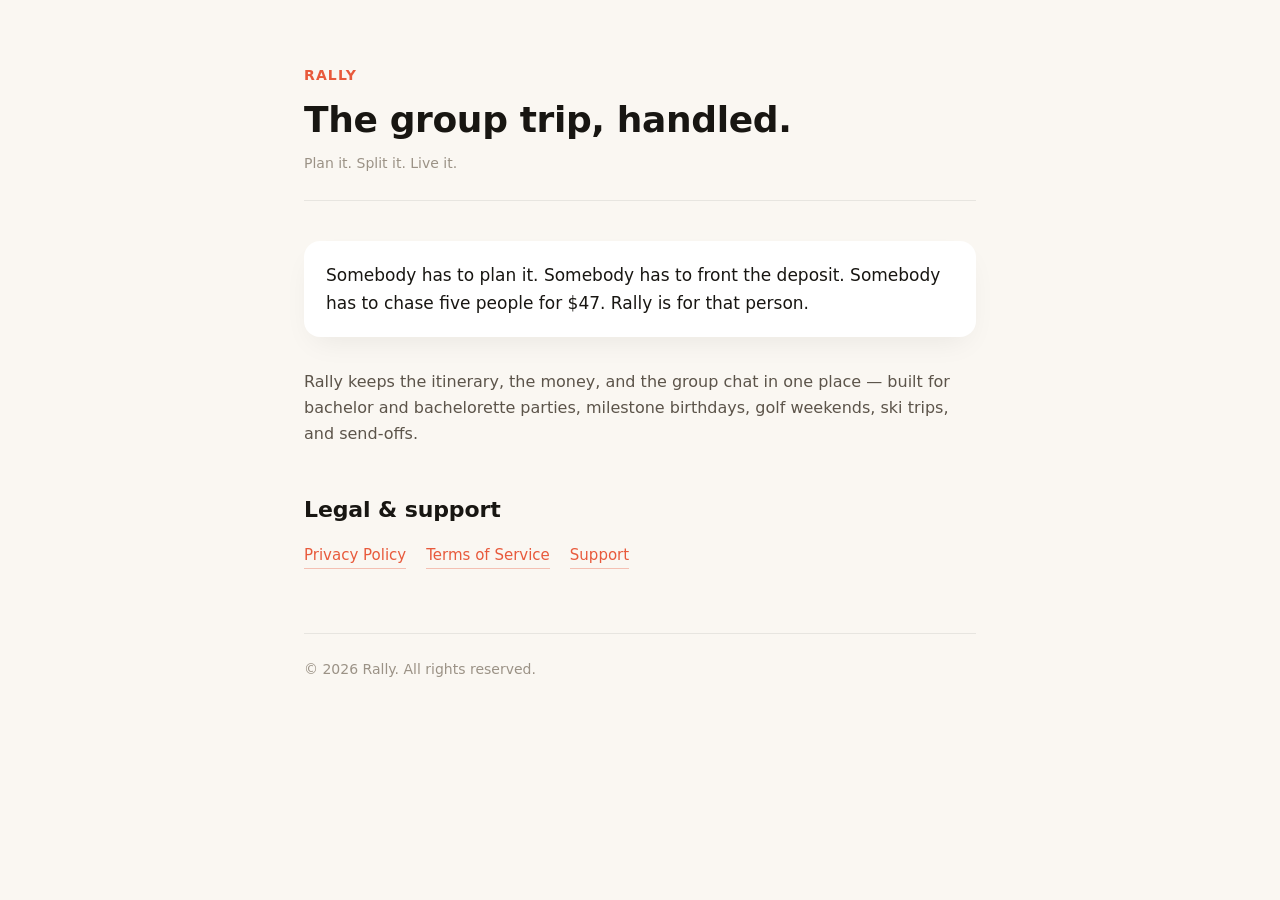
<file: index.html>
<!doctype html>
<html lang="en">
<head>
  <meta charset="utf-8" />
  <meta name="viewport" content="width=device-width, initial-scale=1" />
  <title>Rally — The group trip, handled.</title>
  <meta name="description" content="Rally is a group trip planner: shared itineraries, expense splitting, group chat, and live ETAs." />
  <link rel="stylesheet" href="style.css" />
</head>
<body>
  <main>
    <header>
      <div class="brand">Rally</div>
      <h1>The group trip, handled.</h1>
      <p class="effective">Plan it. Split it. Live it.</p>
    </header>

    <p class="intro">
      Somebody has to plan it. Somebody has to front the deposit. Somebody has to chase five people for $47. Rally is for that person.
    </p>

    <p>Rally keeps the itinerary, the money, and the group chat in one place — built for bachelor and bachelorette parties, milestone birthdays, golf weekends, ski trips, and send-offs.</p>

    <h2>Legal &amp; support</h2>
    <div class="nav">
      <a href="privacy.html">Privacy Policy</a>
      <a href="terms.html">Terms of Service</a>
      <a href="support.html">Support</a>
    </div>

    <footer>
      <p>&copy; 2026 Rally. All rights reserved.</p>
    </footer>
  </main>
</body>
</html>
</file>
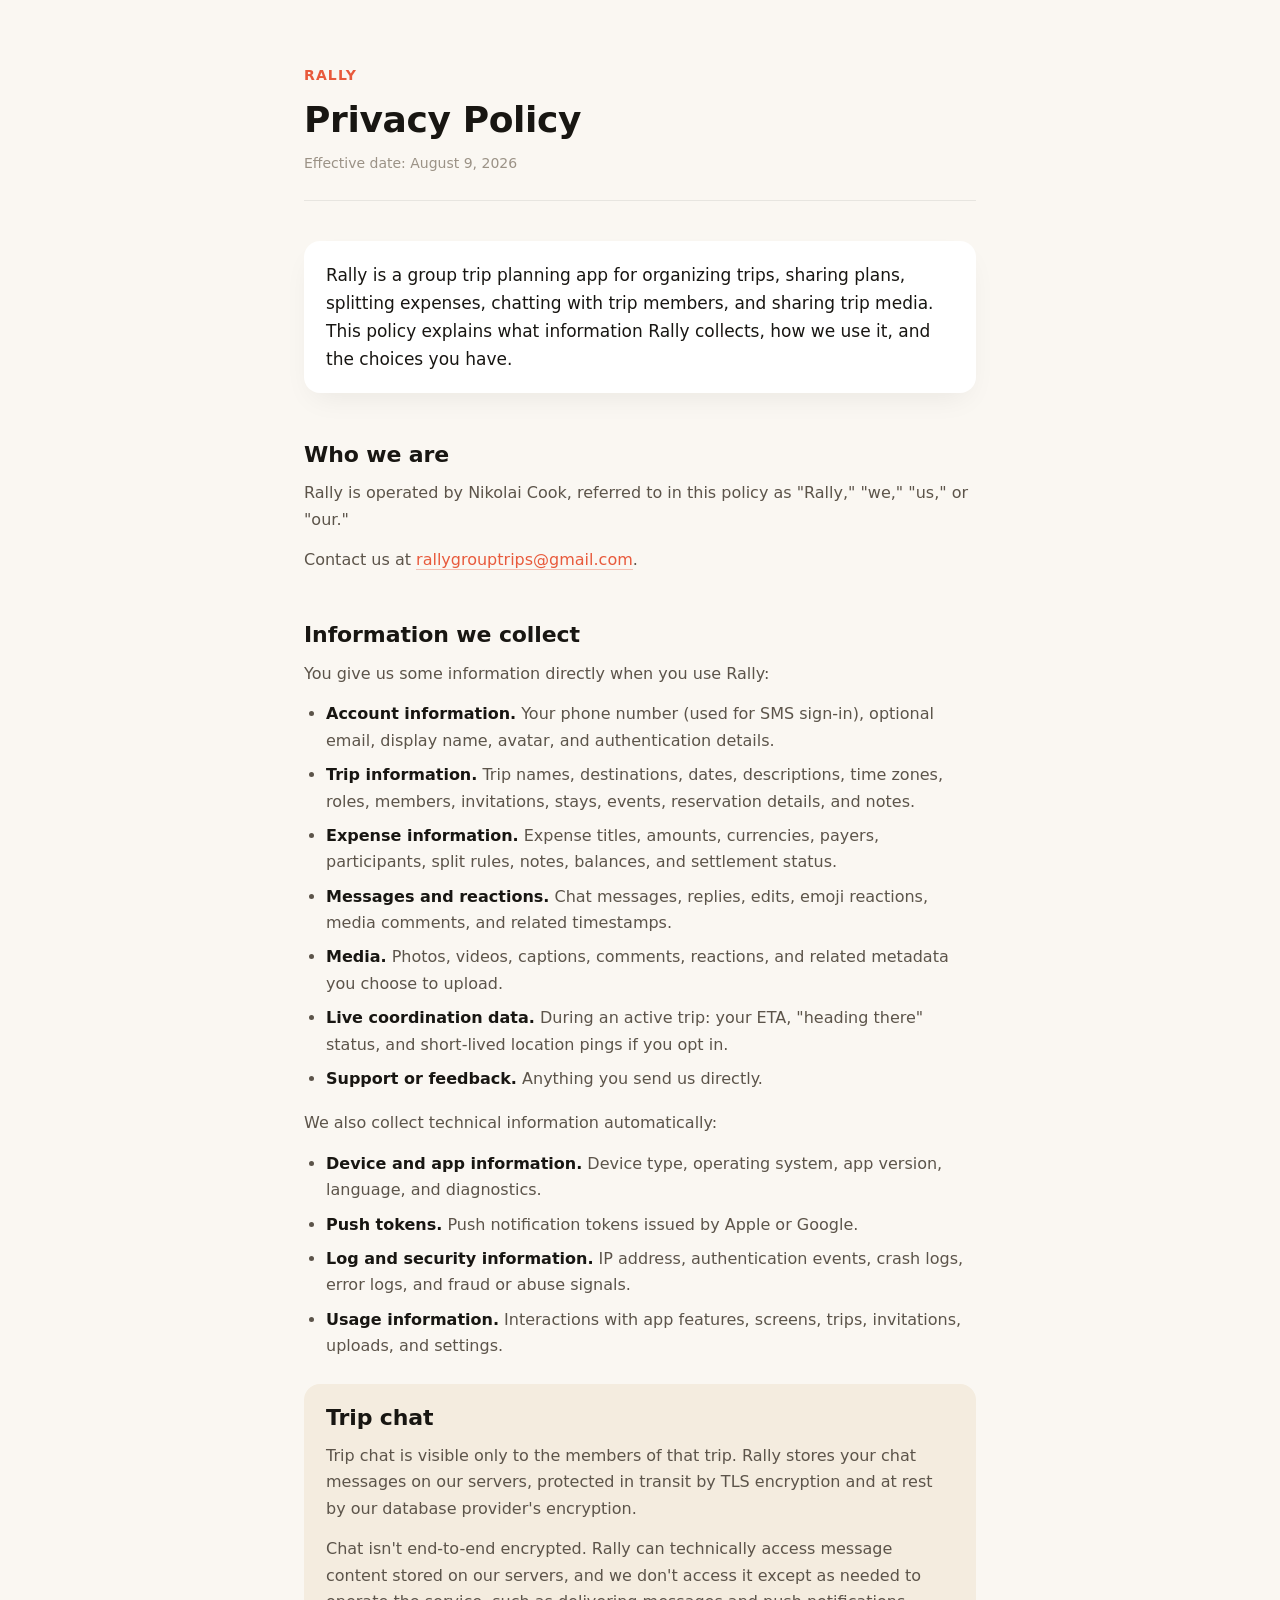
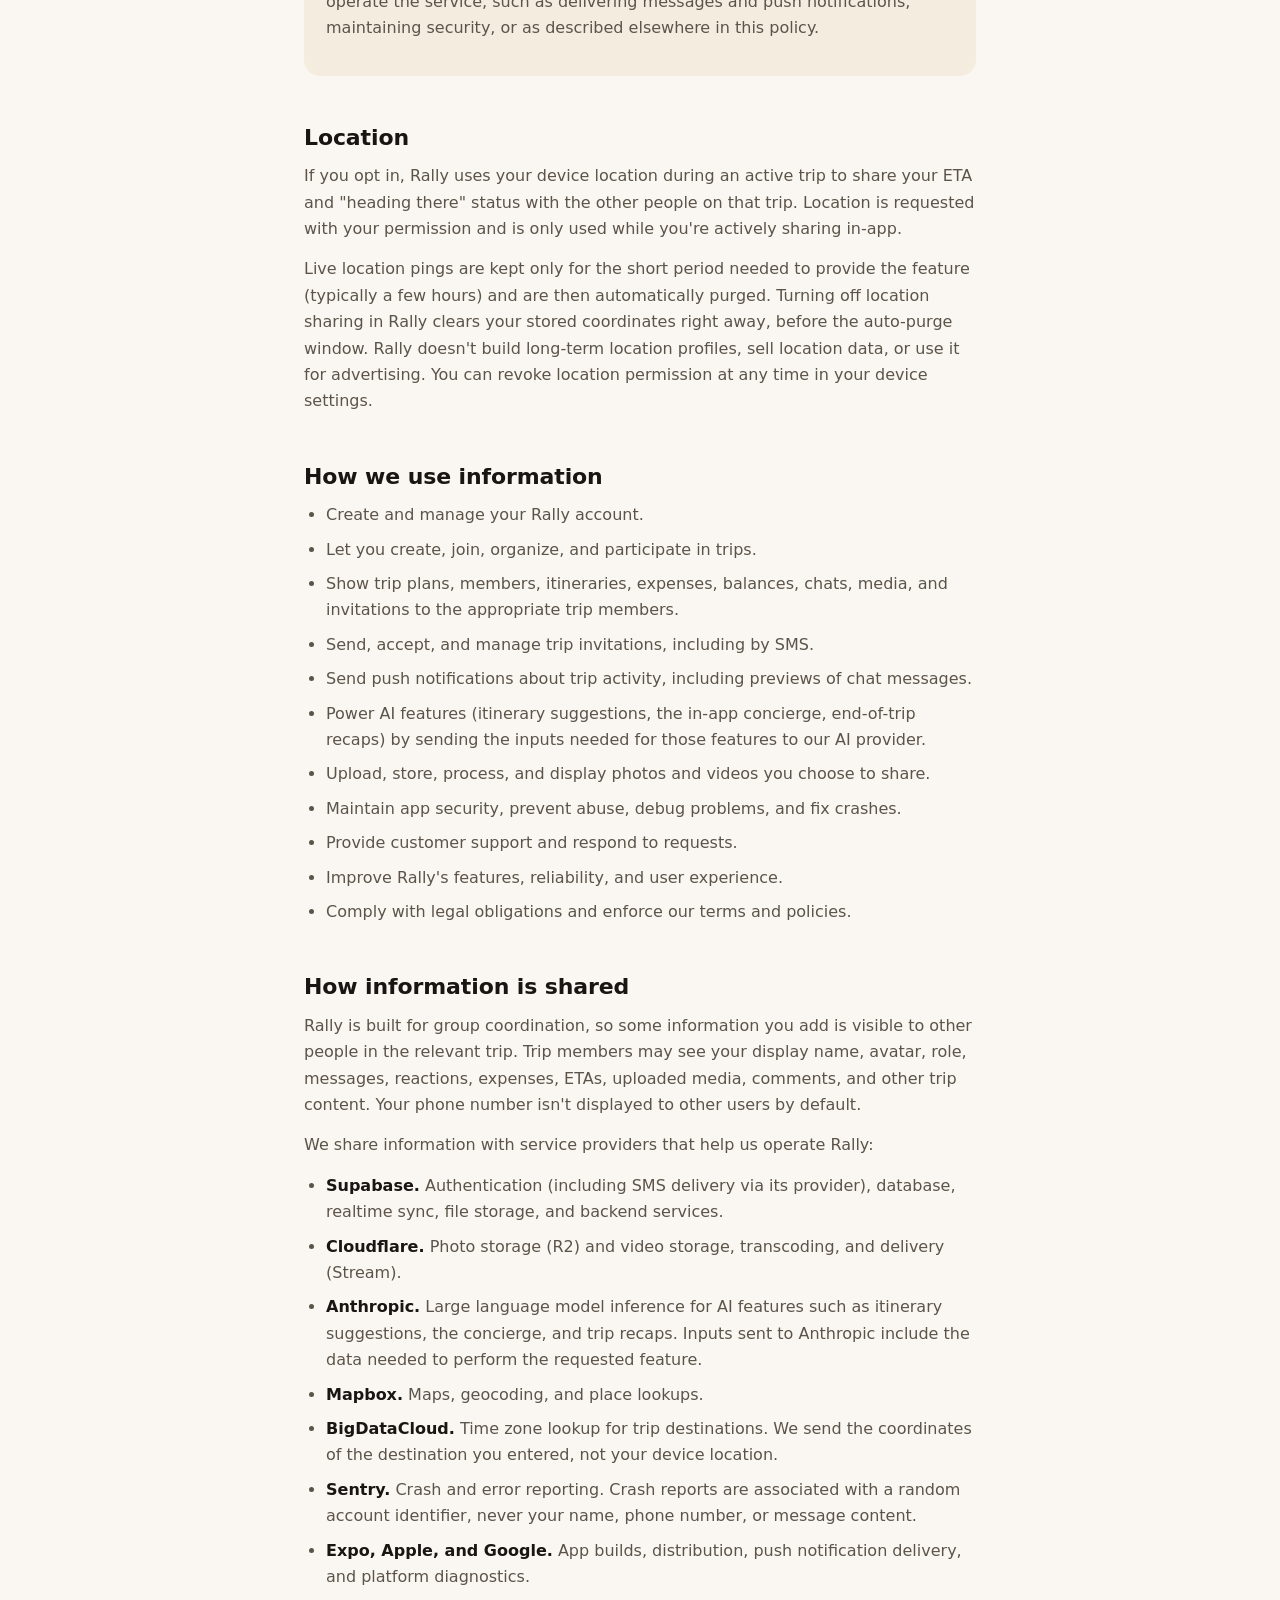
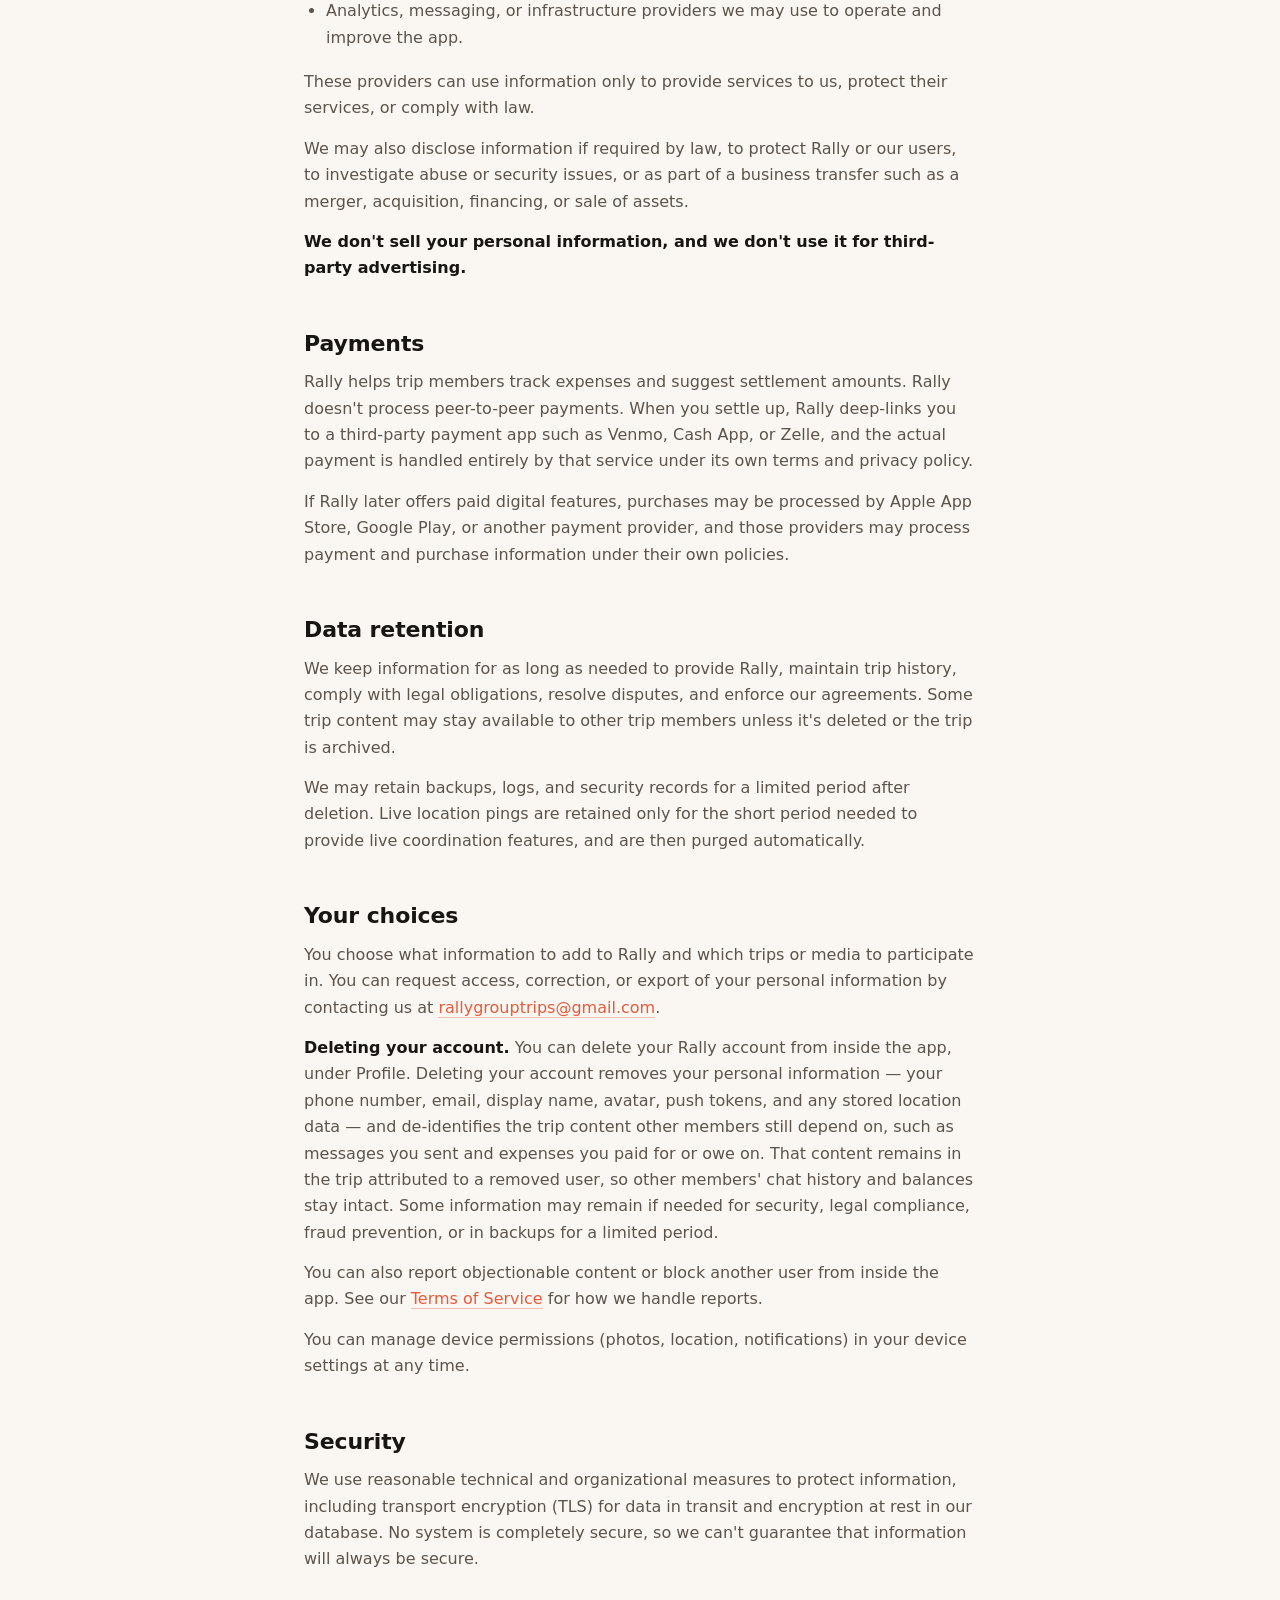
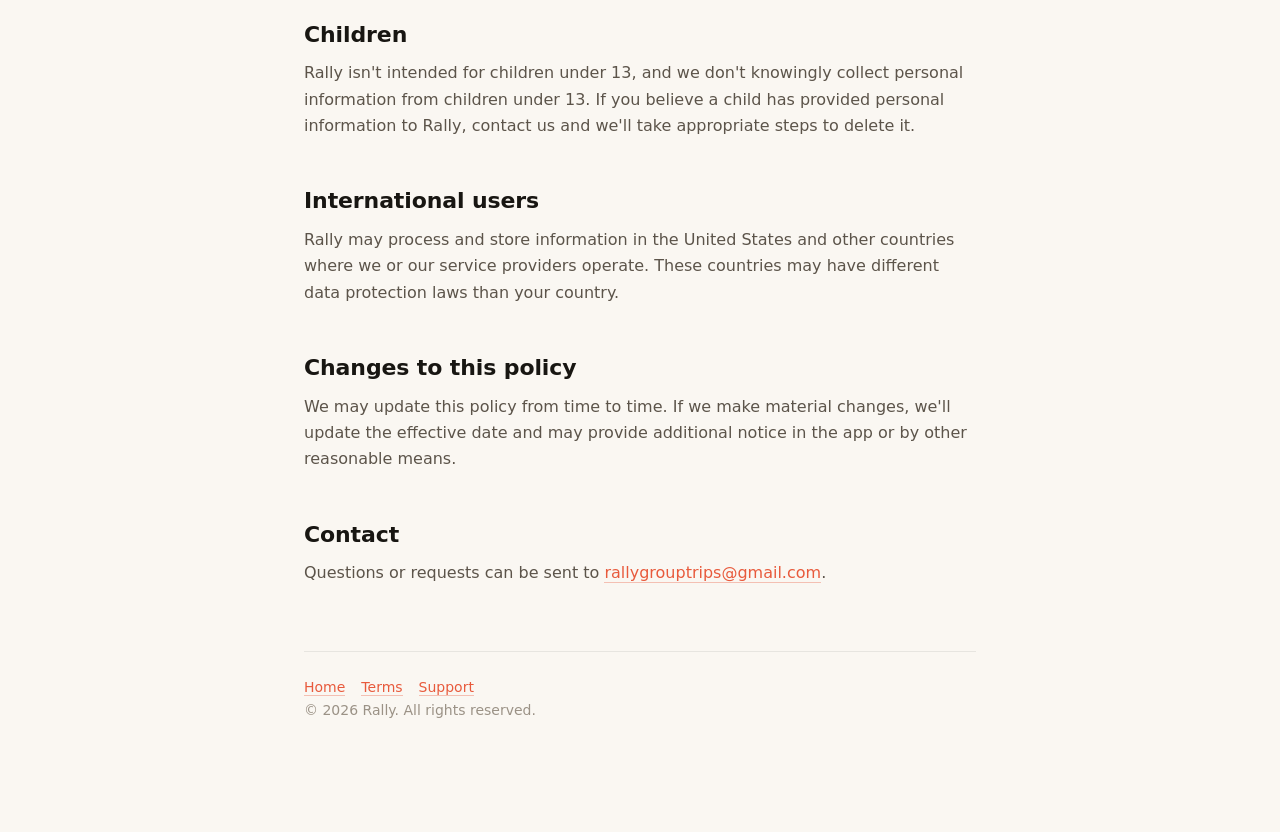
<file: privacy.html>
<!doctype html>
<html lang="en">
<head>
  <meta charset="utf-8" />
  <meta name="viewport" content="width=device-width, initial-scale=1" />
  <title>Rally Privacy Policy</title>
  <meta name="description" content="How Rally collects, uses, and protects your information." />
  <link rel="stylesheet" href="style.css" />
</head>
<body>
  <main>
    <header>
      <div class="brand"><a href="index.html">Rally</a></div>
      <h1>Privacy Policy</h1>
      <p class="effective">Effective date: August 9, 2026</p>
    </header>

    <p class="intro">
      Rally is a group trip planning app for organizing trips, sharing plans, splitting expenses, chatting with trip members, and sharing trip media. This policy explains what information Rally collects, how we use it, and the choices you have.
    </p>

    <h2>Who we are</h2>
    <p>Rally is operated by Nikolai Cook, referred to in this policy as "Rally," "we," "us," or "our."</p>
    <p>Contact us at <a href="mailto:rallygrouptrips@gmail.com">rallygrouptrips@gmail.com</a>.</p>

    <h2>Information we collect</h2>
    <p>You give us some information directly when you use Rally:</p>
    <ul>
      <li><strong>Account information.</strong> Your phone number (used for SMS sign-in), optional email, display name, avatar, and authentication details.</li>
      <li><strong>Trip information.</strong> Trip names, destinations, dates, descriptions, time zones, roles, members, invitations, stays, events, reservation details, and notes.</li>
      <li><strong>Expense information.</strong> Expense titles, amounts, currencies, payers, participants, split rules, notes, balances, and settlement status.</li>
      <li><strong>Messages and reactions.</strong> Chat messages, replies, edits, emoji reactions, media comments, and related timestamps.</li>
      <li><strong>Media.</strong> Photos, videos, captions, comments, reactions, and related metadata you choose to upload.</li>
      <li><strong>Live coordination data.</strong> During an active trip: your ETA, "heading there" status, and short-lived location pings if you opt in.</li>
      <li><strong>Support or feedback.</strong> Anything you send us directly.</li>
    </ul>

    <p>We also collect technical information automatically:</p>
    <ul>
      <li><strong>Device and app information.</strong> Device type, operating system, app version, language, and diagnostics.</li>
      <li><strong>Push tokens.</strong> Push notification tokens issued by Apple or Google.</li>
      <li><strong>Log and security information.</strong> IP address, authentication events, crash logs, error logs, and fraud or abuse signals.</li>
      <li><strong>Usage information.</strong> Interactions with app features, screens, trips, invitations, uploads, and settings.</li>
    </ul>

    <div class="callout">
      <h2>Trip chat</h2>
      <p>Trip chat is visible only to the members of that trip. Rally stores your chat messages on our servers, protected in transit by TLS encryption and at rest by our database provider's encryption.</p>
      <p>Chat isn't end-to-end encrypted. Rally can technically access message content stored on our servers, and we don't access it except as needed to operate the service, such as delivering messages and push notifications, maintaining security, or as described elsewhere in this policy.</p>
    </div>

    <h2>Location</h2>
    <p>If you opt in, Rally uses your device location during an active trip to share your ETA and "heading there" status with the other people on that trip. Location is requested with your permission and is only used while you're actively sharing in-app.</p>
    <p>Live location pings are kept only for the short period needed to provide the feature (typically a few hours) and are then automatically purged. Turning off location sharing in Rally clears your stored coordinates right away, before the auto-purge window. Rally doesn't build long-term location profiles, sell location data, or use it for advertising. You can revoke location permission at any time in your device settings.</p>

    <h2>How we use information</h2>
    <ul>
      <li>Create and manage your Rally account.</li>
      <li>Let you create, join, organize, and participate in trips.</li>
      <li>Show trip plans, members, itineraries, expenses, balances, chats, media, and invitations to the appropriate trip members.</li>
      <li>Send, accept, and manage trip invitations, including by SMS.</li>
      <li>Send push notifications about trip activity, including previews of chat messages.</li>
      <li>Power AI features (itinerary suggestions, the in-app concierge, end-of-trip recaps) by sending the inputs needed for those features to our AI provider.</li>
      <li>Upload, store, process, and display photos and videos you choose to share.</li>
      <li>Maintain app security, prevent abuse, debug problems, and fix crashes.</li>
      <li>Provide customer support and respond to requests.</li>
      <li>Improve Rally's features, reliability, and user experience.</li>
      <li>Comply with legal obligations and enforce our terms and policies.</li>
    </ul>

    <h2>How information is shared</h2>
    <p>Rally is built for group coordination, so some information you add is visible to other people in the relevant trip. Trip members may see your display name, avatar, role, messages, reactions, expenses, ETAs, uploaded media, comments, and other trip content. Your phone number isn't displayed to other users by default.</p>
    <p>We share information with service providers that help us operate Rally:</p>
    <ul>
      <li><strong>Supabase.</strong> Authentication (including SMS delivery via its provider), database, realtime sync, file storage, and backend services.</li>
      <li><strong>Cloudflare.</strong> Photo storage (R2) and video storage, transcoding, and delivery (Stream).</li>
      <li><strong>Anthropic.</strong> Large language model inference for AI features such as itinerary suggestions, the concierge, and trip recaps. Inputs sent to Anthropic include the data needed to perform the requested feature.</li>
      <li><strong>Mapbox.</strong> Maps, geocoding, and place lookups.</li>
      <li><strong>BigDataCloud.</strong> Time zone lookup for trip destinations. We send the coordinates of the destination you entered, not your device location.</li>
      <li><strong>Sentry.</strong> Crash and error reporting. Crash reports are associated with a random account identifier, never your name, phone number, or message content.</li>
      <li><strong>Expo, Apple, and Google.</strong> App builds, distribution, push notification delivery, and platform diagnostics.</li>
      <li>Analytics, messaging, or infrastructure providers we may use to operate and improve the app.</li>
    </ul>
    <p>These providers can use information only to provide services to us, protect their services, or comply with law.</p>
    <p>We may also disclose information if required by law, to protect Rally or our users, to investigate abuse or security issues, or as part of a business transfer such as a merger, acquisition, financing, or sale of assets.</p>
    <p><strong>We don't sell your personal information, and we don't use it for third-party advertising.</strong></p>

    <h2>Payments</h2>
    <p>Rally helps trip members track expenses and suggest settlement amounts. Rally doesn't process peer-to-peer payments. When you settle up, Rally deep-links you to a third-party payment app such as Venmo, Cash App, or Zelle, and the actual payment is handled entirely by that service under its own terms and privacy policy.</p>
    <p>If Rally later offers paid digital features, purchases may be processed by Apple App Store, Google Play, or another payment provider, and those providers may process payment and purchase information under their own policies.</p>

    <h2>Data retention</h2>
    <p>We keep information for as long as needed to provide Rally, maintain trip history, comply with legal obligations, resolve disputes, and enforce our agreements. Some trip content may stay available to other trip members unless it's deleted or the trip is archived.</p>
    <p>We may retain backups, logs, and security records for a limited period after deletion. Live location pings are retained only for the short period needed to provide live coordination features, and are then purged automatically.</p>

    <h2>Your choices</h2>
    <p>You choose what information to add to Rally and which trips or media to participate in. You can request access, correction, or export of your personal information by contacting us at <a href="mailto:rallygrouptrips@gmail.com">rallygrouptrips@gmail.com</a>.</p>
    <p><strong>Deleting your account.</strong> You can delete your Rally account from inside the app, under Profile. Deleting your account removes your personal information — your phone number, email, display name, avatar, push tokens, and any stored location data — and de-identifies the trip content other members still depend on, such as messages you sent and expenses you paid for or owe on. That content remains in the trip attributed to a removed user, so other members' chat history and balances stay intact. Some information may remain if needed for security, legal compliance, fraud prevention, or in backups for a limited period.</p>
    <p>You can also report objectionable content or block another user from inside the app. See our <a href="terms.html">Terms of Service</a> for how we handle reports.</p>
    <p>You can manage device permissions (photos, location, notifications) in your device settings at any time.</p>

    <h2>Security</h2>
    <p>We use reasonable technical and organizational measures to protect information, including transport encryption (TLS) for data in transit and encryption at rest in our database. No system is completely secure, so we can't guarantee that information will always be secure.</p>

    <h2>Children</h2>
    <p>Rally isn't intended for children under 13, and we don't knowingly collect personal information from children under 13. If you believe a child has provided personal information to Rally, contact us and we'll take appropriate steps to delete it.</p>

    <h2>International users</h2>
    <p>Rally may process and store information in the United States and other countries where we or our service providers operate. These countries may have different data protection laws than your country.</p>

    <h2>Changes to this policy</h2>
    <p>We may update this policy from time to time. If we make material changes, we'll update the effective date and may provide additional notice in the app or by other reasonable means.</p>

    <h2>Contact</h2>
    <p>Questions or requests can be sent to <a href="mailto:rallygrouptrips@gmail.com">rallygrouptrips@gmail.com</a>.</p>

    <footer>
      <a href="index.html">Home</a><a href="terms.html">Terms</a><a href="support.html">Support</a>
      <p>&copy; 2026 Rally. All rights reserved.</p>
    </footer>
  </main>
</body>
</html>
</file>
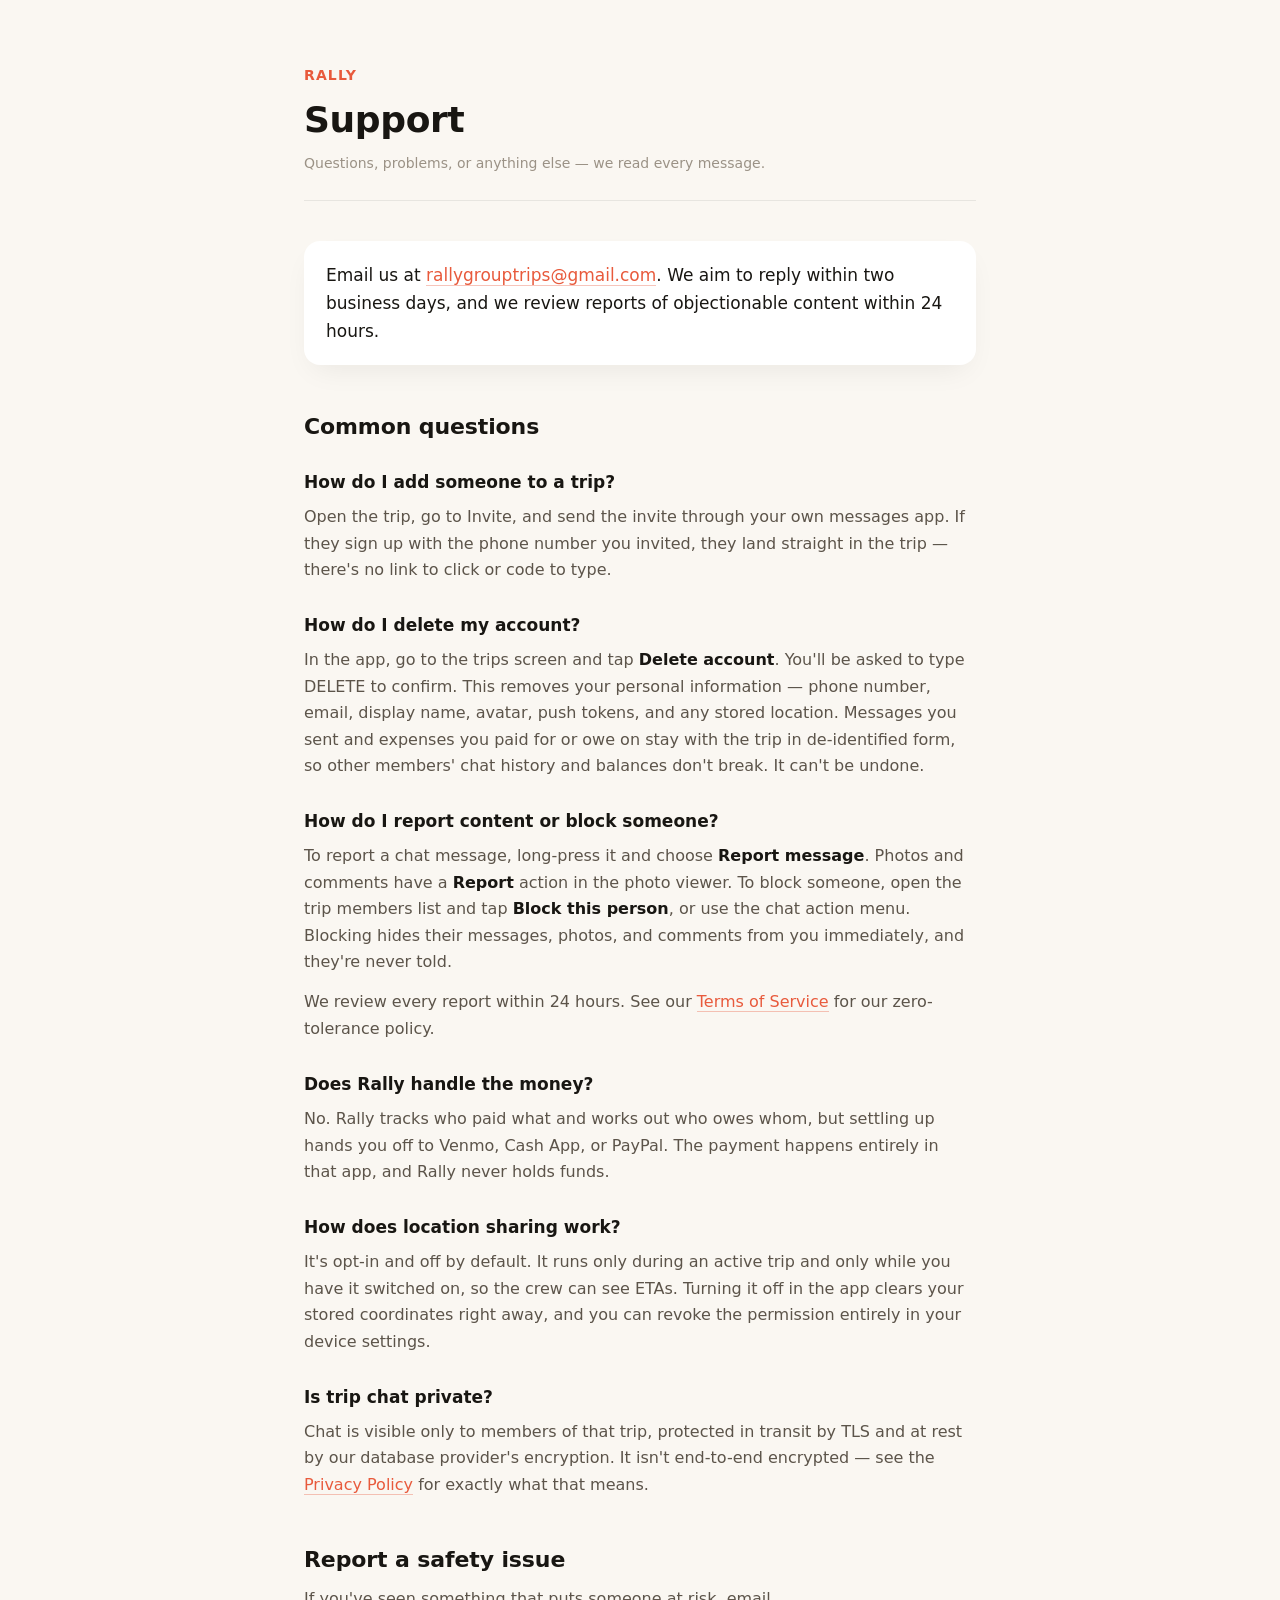
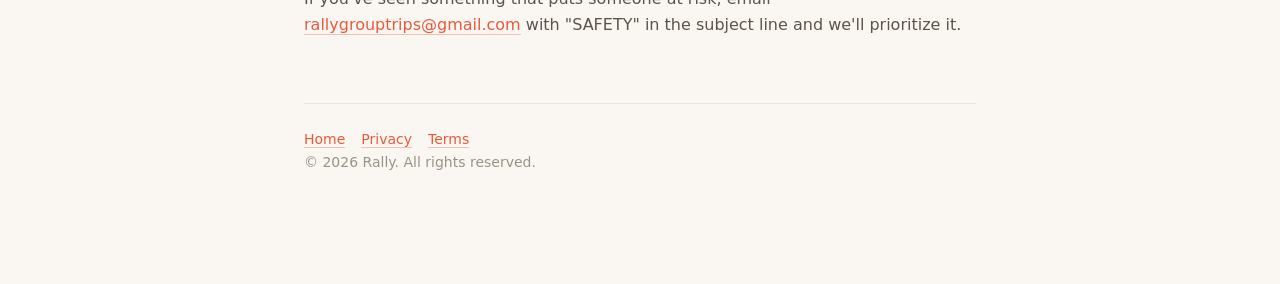
<file: support.html>
<!doctype html>
<html lang="en">
<head>
  <meta charset="utf-8" />
  <meta name="viewport" content="width=device-width, initial-scale=1" />
  <title>Rally Support</title>
  <meta name="description" content="Get help with Rally, report a problem, or delete your account." />
  <link rel="stylesheet" href="style.css" />
</head>
<body>
  <main>
    <header>
      <div class="brand"><a href="index.html">Rally</a></div>
      <h1>Support</h1>
      <p class="effective">Questions, problems, or anything else — we read every message.</p>
    </header>

    <p class="intro">
      Email us at <a href="mailto:rallygrouptrips@gmail.com">rallygrouptrips@gmail.com</a>. We aim to reply within two business days, and we review reports of objectionable content within 24 hours.
    </p>

    <h2>Common questions</h2>

    <h3>How do I add someone to a trip?</h3>
    <p>Open the trip, go to Invite, and send the invite through your own messages app. If they sign up with the phone number you invited, they land straight in the trip — there's no link to click or code to type.</p>

    <h3>How do I delete my account?</h3>
    <p>In the app, go to the trips screen and tap <strong>Delete account</strong>. You'll be asked to type DELETE to confirm. This removes your personal information — phone number, email, display name, avatar, push tokens, and any stored location. Messages you sent and expenses you paid for or owe on stay with the trip in de-identified form, so other members' chat history and balances don't break. It can't be undone.</p>

    <h3>How do I report content or block someone?</h3>
    <p>To report a chat message, long-press it and choose <strong>Report message</strong>. Photos and comments have a <strong>Report</strong> action in the photo viewer. To block someone, open the trip members list and tap <strong>Block this person</strong>, or use the chat action menu. Blocking hides their messages, photos, and comments from you immediately, and they're never told.</p>
    <p>We review every report within 24 hours. See our <a href="terms.html">Terms of Service</a> for our zero-tolerance policy.</p>

    <h3>Does Rally handle the money?</h3>
    <p>No. Rally tracks who paid what and works out who owes whom, but settling up hands you off to Venmo, Cash App, or PayPal. The payment happens entirely in that app, and Rally never holds funds.</p>

    <h3>How does location sharing work?</h3>
    <p>It's opt-in and off by default. It runs only during an active trip and only while you have it switched on, so the crew can see ETAs. Turning it off in the app clears your stored coordinates right away, and you can revoke the permission entirely in your device settings.</p>

    <h3>Is trip chat private?</h3>
    <p>Chat is visible only to members of that trip, protected in transit by TLS and at rest by our database provider's encryption. It isn't end-to-end encrypted — see the <a href="privacy.html">Privacy Policy</a> for exactly what that means.</p>

    <h2>Report a safety issue</h2>
    <p>If you've seen something that puts someone at risk, email <a href="mailto:rallygrouptrips@gmail.com">rallygrouptrips@gmail.com</a> with "SAFETY" in the subject line and we'll prioritize it.</p>

    <footer>
      <a href="index.html">Home</a><a href="privacy.html">Privacy</a><a href="terms.html">Terms</a>
      <p>&copy; 2026 Rally. All rights reserved.</p>
    </footer>
  </main>
</body>
</html>
</file>
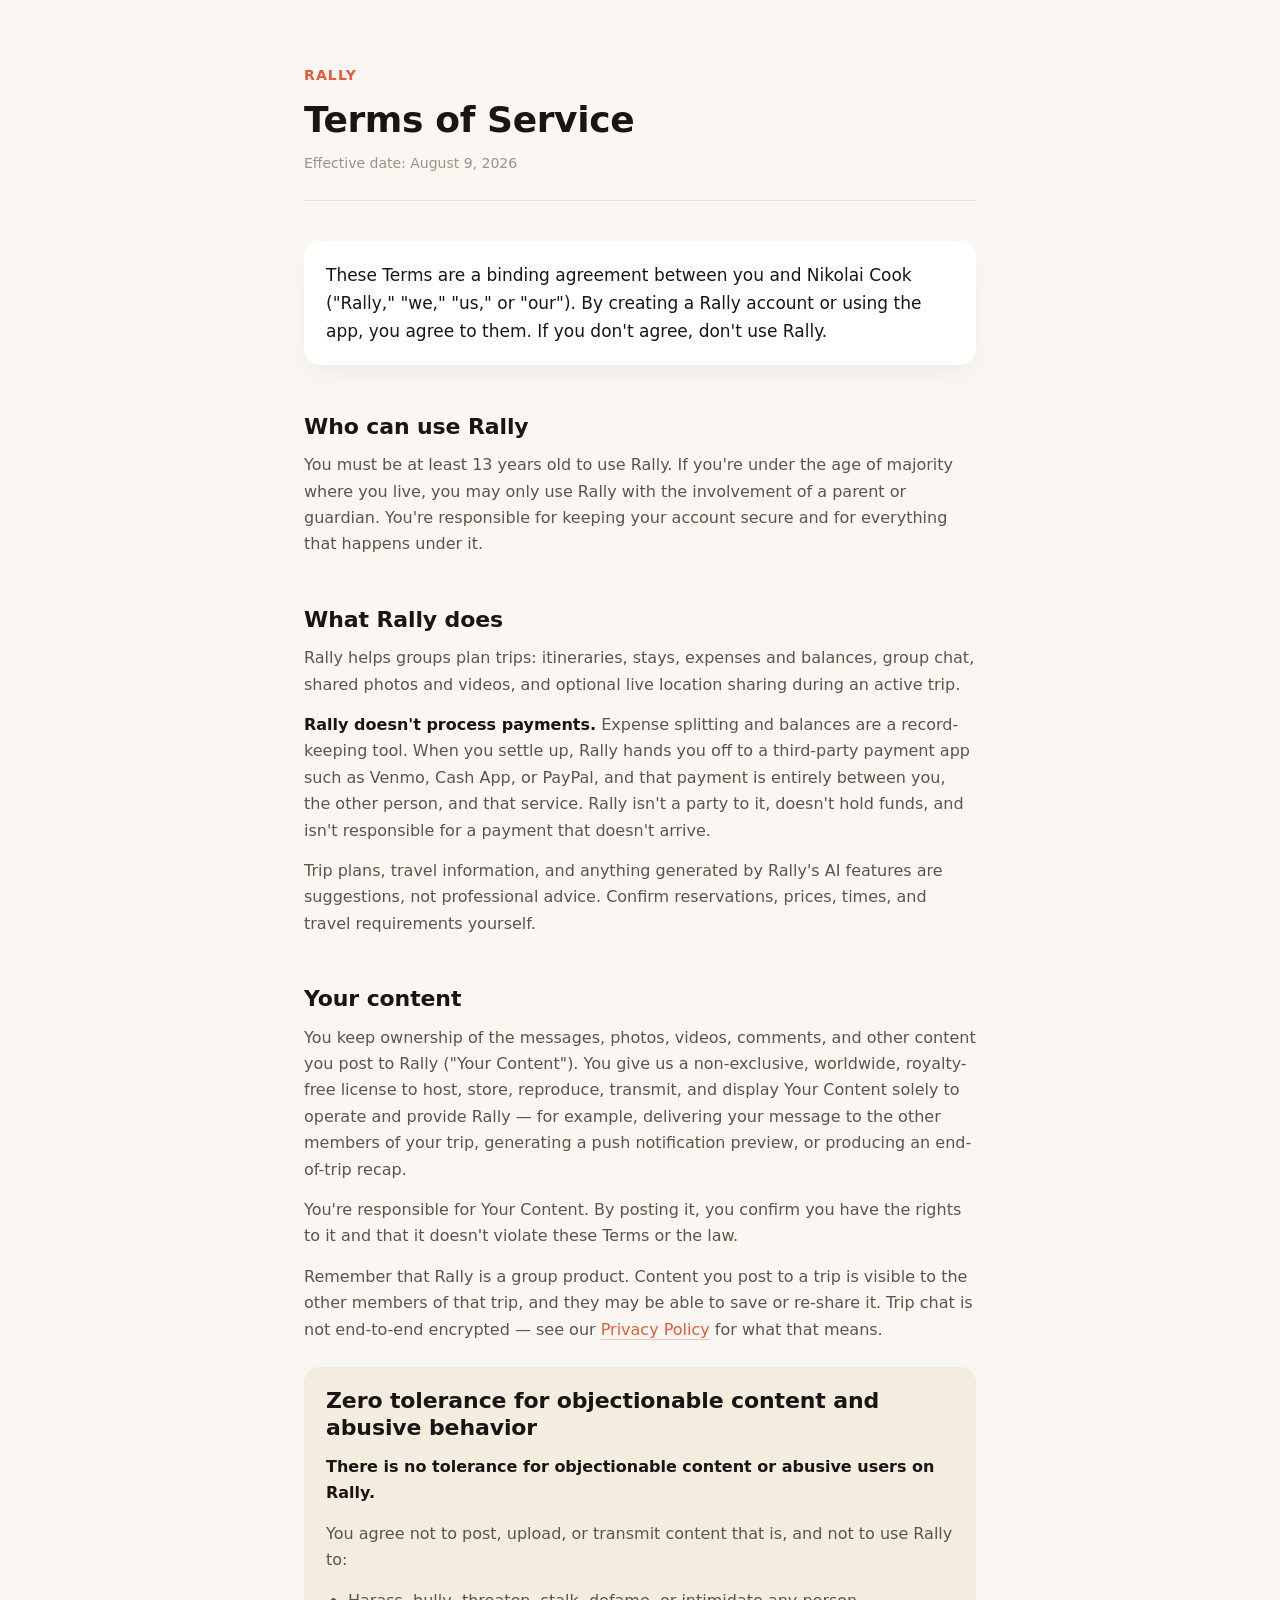
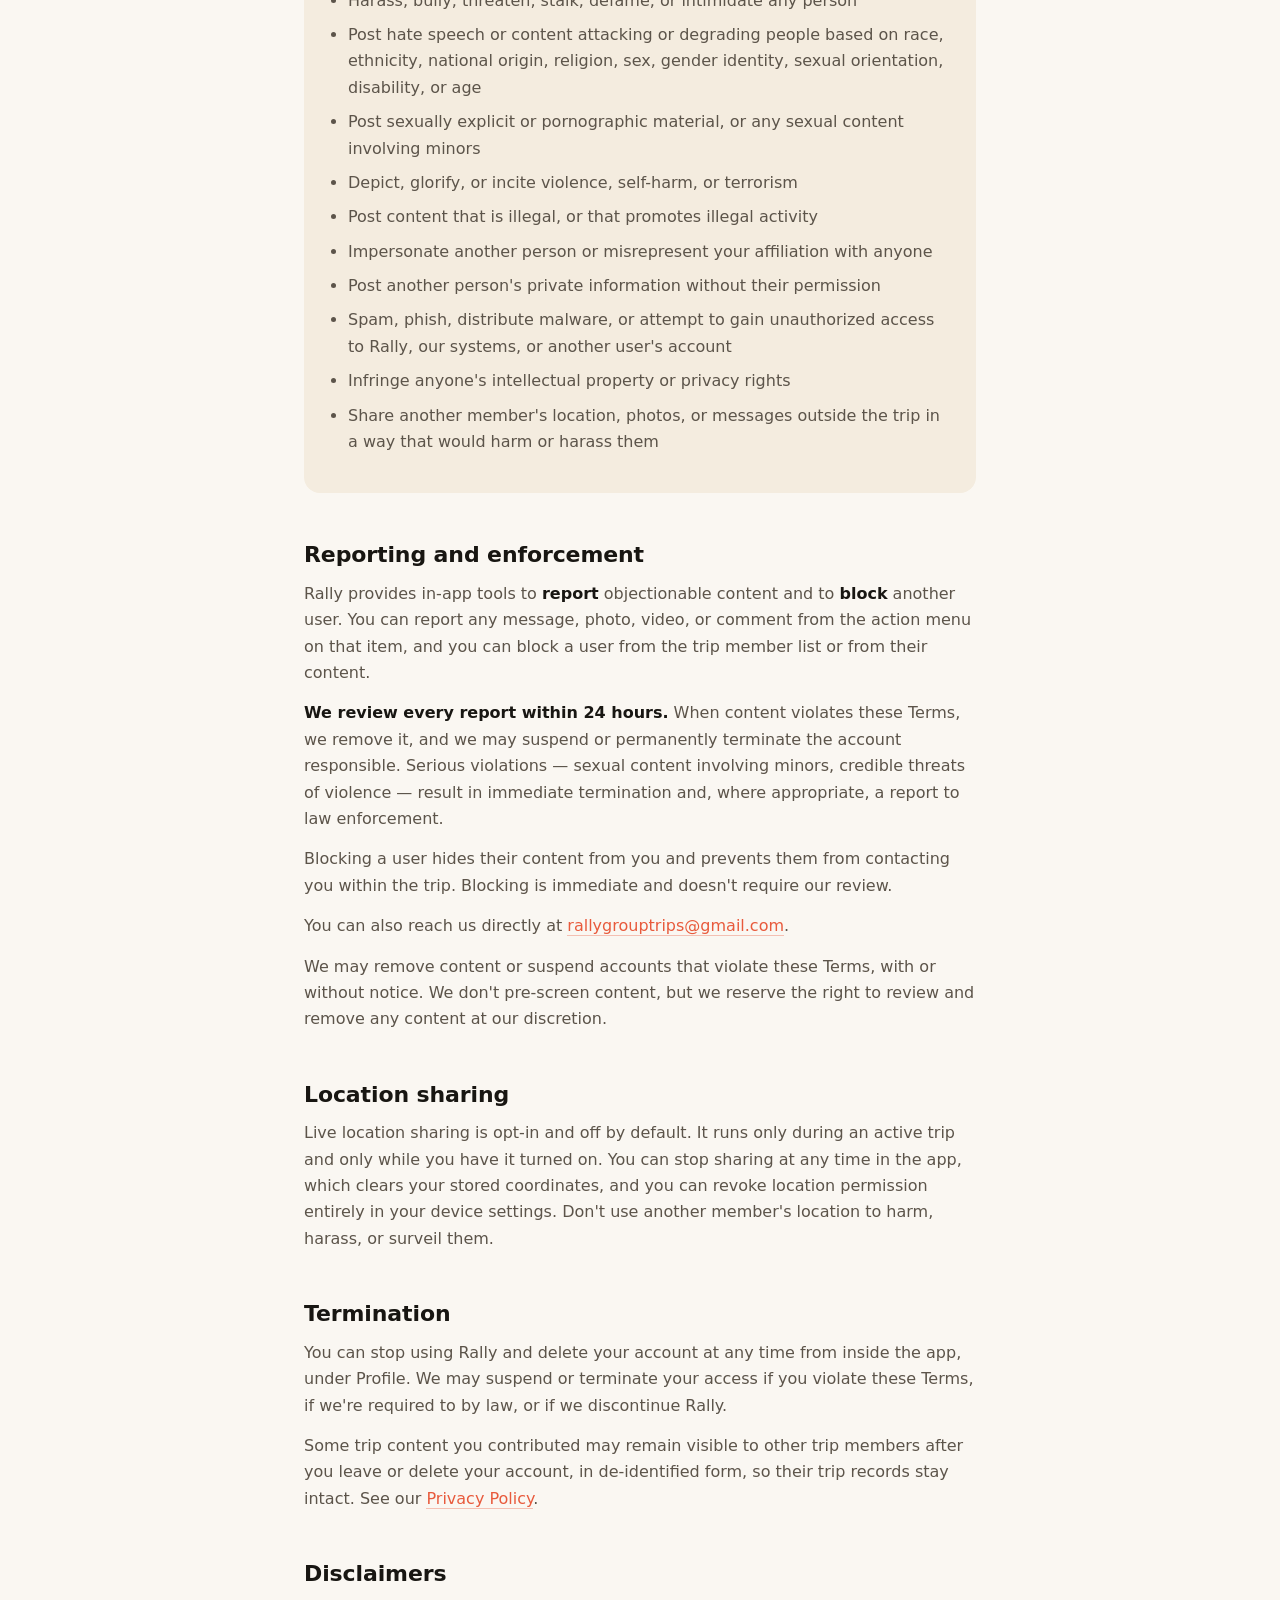
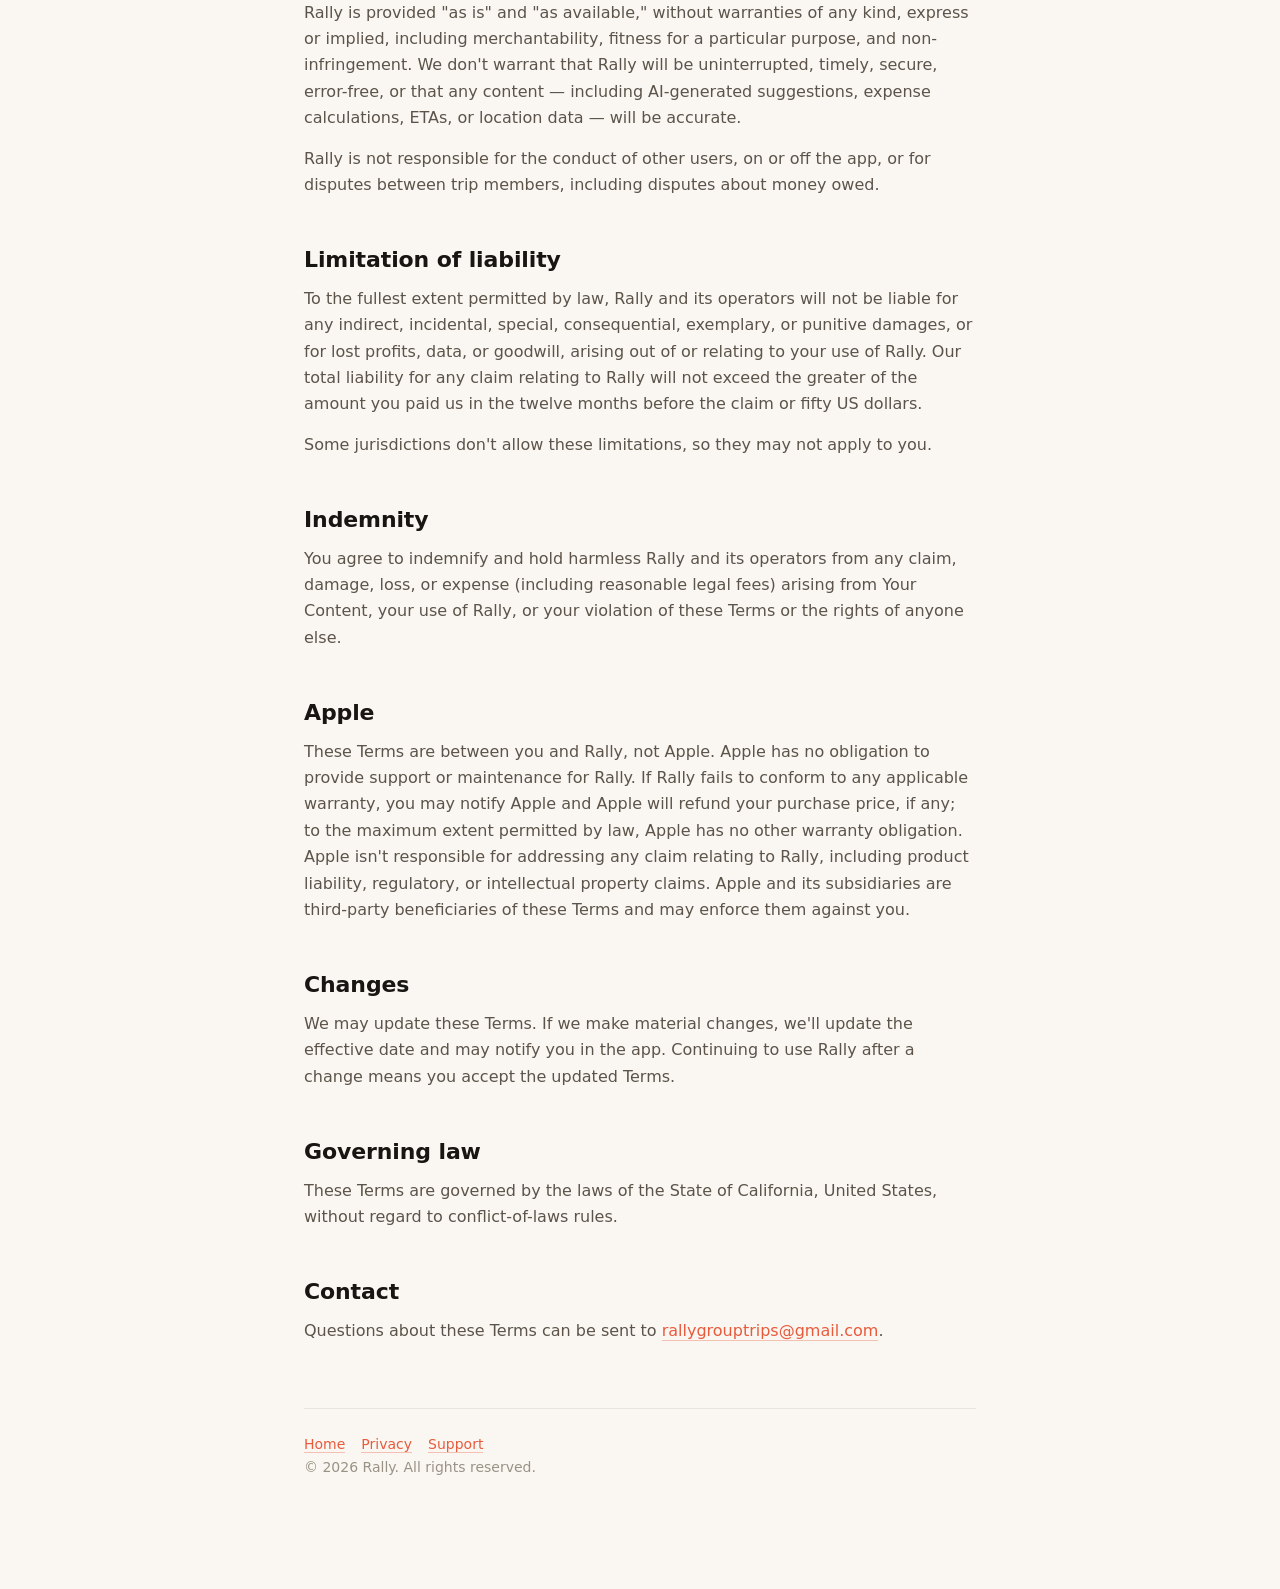
<file: terms.html>
<!doctype html>
<html lang="en">
<head>
  <meta charset="utf-8" />
  <meta name="viewport" content="width=device-width, initial-scale=1" />
  <title>Rally Terms of Service</title>
  <meta name="description" content="The rules for using Rally, including our zero-tolerance policy for objectionable content." />
  <link rel="stylesheet" href="style.css" />
</head>
<body>
  <main>
    <header>
      <div class="brand"><a href="index.html">Rally</a></div>
      <h1>Terms of Service</h1>
      <p class="effective">Effective date: August 9, 2026</p>
    </header>

    <p class="intro">
      These Terms are a binding agreement between you and Nikolai Cook ("Rally," "we," "us," or "our"). By creating a Rally account or using the app, you agree to them. If you don't agree, don't use Rally.
    </p>

    <h2>Who can use Rally</h2>
    <p>You must be at least 13 years old to use Rally. If you're under the age of majority where you live, you may only use Rally with the involvement of a parent or guardian. You're responsible for keeping your account secure and for everything that happens under it.</p>

    <h2>What Rally does</h2>
    <p>Rally helps groups plan trips: itineraries, stays, expenses and balances, group chat, shared photos and videos, and optional live location sharing during an active trip.</p>
    <p><strong>Rally doesn't process payments.</strong> Expense splitting and balances are a record-keeping tool. When you settle up, Rally hands you off to a third-party payment app such as Venmo, Cash App, or PayPal, and that payment is entirely between you, the other person, and that service. Rally isn't a party to it, doesn't hold funds, and isn't responsible for a payment that doesn't arrive.</p>
    <p>Trip plans, travel information, and anything generated by Rally's AI features are suggestions, not professional advice. Confirm reservations, prices, times, and travel requirements yourself.</p>

    <h2>Your content</h2>
    <p>You keep ownership of the messages, photos, videos, comments, and other content you post to Rally ("Your Content"). You give us a non-exclusive, worldwide, royalty-free license to host, store, reproduce, transmit, and display Your Content solely to operate and provide Rally — for example, delivering your message to the other members of your trip, generating a push notification preview, or producing an end-of-trip recap.</p>
    <p>You're responsible for Your Content. By posting it, you confirm you have the rights to it and that it doesn't violate these Terms or the law.</p>
    <p>Remember that Rally is a group product. Content you post to a trip is visible to the other members of that trip, and they may be able to save or re-share it. Trip chat is not end-to-end encrypted — see our <a href="privacy.html">Privacy Policy</a> for what that means.</p>

    <div class="callout">
      <h2>Zero tolerance for objectionable content and abusive behavior</h2>
      <p><strong>There is no tolerance for objectionable content or abusive users on Rally.</strong></p>
      <p>You agree not to post, upload, or transmit content that is, and not to use Rally to:</p>
      <ul>
        <li>Harass, bully, threaten, stalk, defame, or intimidate any person</li>
        <li>Post hate speech or content attacking or degrading people based on race, ethnicity, national origin, religion, sex, gender identity, sexual orientation, disability, or age</li>
        <li>Post sexually explicit or pornographic material, or any sexual content involving minors</li>
        <li>Depict, glorify, or incite violence, self-harm, or terrorism</li>
        <li>Post content that is illegal, or that promotes illegal activity</li>
        <li>Impersonate another person or misrepresent your affiliation with anyone</li>
        <li>Post another person's private information without their permission</li>
        <li>Spam, phish, distribute malware, or attempt to gain unauthorized access to Rally, our systems, or another user's account</li>
        <li>Infringe anyone's intellectual property or privacy rights</li>
        <li>Share another member's location, photos, or messages outside the trip in a way that would harm or harass them</li>
      </ul>
    </div>

    <h2>Reporting and enforcement</h2>
    <p>Rally provides in-app tools to <strong>report</strong> objectionable content and to <strong>block</strong> another user. You can report any message, photo, video, or comment from the action menu on that item, and you can block a user from the trip member list or from their content.</p>
    <p><strong>We review every report within 24 hours.</strong> When content violates these Terms, we remove it, and we may suspend or permanently terminate the account responsible. Serious violations — sexual content involving minors, credible threats of violence — result in immediate termination and, where appropriate, a report to law enforcement.</p>
    <p>Blocking a user hides their content from you and prevents them from contacting you within the trip. Blocking is immediate and doesn't require our review.</p>
    <p>You can also reach us directly at <a href="mailto:rallygrouptrips@gmail.com">rallygrouptrips@gmail.com</a>.</p>
    <p>We may remove content or suspend accounts that violate these Terms, with or without notice. We don't pre-screen content, but we reserve the right to review and remove any content at our discretion.</p>

    <h2>Location sharing</h2>
    <p>Live location sharing is opt-in and off by default. It runs only during an active trip and only while you have it turned on. You can stop sharing at any time in the app, which clears your stored coordinates, and you can revoke location permission entirely in your device settings. Don't use another member's location to harm, harass, or surveil them.</p>

    <h2>Termination</h2>
    <p>You can stop using Rally and delete your account at any time from inside the app, under Profile. We may suspend or terminate your access if you violate these Terms, if we're required to by law, or if we discontinue Rally.</p>
    <p>Some trip content you contributed may remain visible to other trip members after you leave or delete your account, in de-identified form, so their trip records stay intact. See our <a href="privacy.html">Privacy Policy</a>.</p>

    <h2>Disclaimers</h2>
    <p>Rally is provided "as is" and "as available," without warranties of any kind, express or implied, including merchantability, fitness for a particular purpose, and non-infringement. We don't warrant that Rally will be uninterrupted, timely, secure, error-free, or that any content — including AI-generated suggestions, expense calculations, ETAs, or location data — will be accurate.</p>
    <p>Rally is not responsible for the conduct of other users, on or off the app, or for disputes between trip members, including disputes about money owed.</p>

    <h2>Limitation of liability</h2>
    <p>To the fullest extent permitted by law, Rally and its operators will not be liable for any indirect, incidental, special, consequential, exemplary, or punitive damages, or for lost profits, data, or goodwill, arising out of or relating to your use of Rally. Our total liability for any claim relating to Rally will not exceed the greater of the amount you paid us in the twelve months before the claim or fifty US dollars.</p>
    <p>Some jurisdictions don't allow these limitations, so they may not apply to you.</p>

    <h2>Indemnity</h2>
    <p>You agree to indemnify and hold harmless Rally and its operators from any claim, damage, loss, or expense (including reasonable legal fees) arising from Your Content, your use of Rally, or your violation of these Terms or the rights of anyone else.</p>

    <h2>Apple</h2>
    <p>These Terms are between you and Rally, not Apple. Apple has no obligation to provide support or maintenance for Rally. If Rally fails to conform to any applicable warranty, you may notify Apple and Apple will refund your purchase price, if any; to the maximum extent permitted by law, Apple has no other warranty obligation. Apple isn't responsible for addressing any claim relating to Rally, including product liability, regulatory, or intellectual property claims. Apple and its subsidiaries are third-party beneficiaries of these Terms and may enforce them against you.</p>

    <h2>Changes</h2>
    <p>We may update these Terms. If we make material changes, we'll update the effective date and may notify you in the app. Continuing to use Rally after a change means you accept the updated Terms.</p>

    <h2>Governing law</h2>
    <p>These Terms are governed by the laws of the State of California, United States, without regard to conflict-of-laws rules.</p>

    <h2>Contact</h2>
    <p>Questions about these Terms can be sent to <a href="mailto:rallygrouptrips@gmail.com">rallygrouptrips@gmail.com</a>.</p>

    <footer>
      <a href="index.html">Home</a><a href="privacy.html">Privacy</a><a href="support.html">Support</a>
      <p>&copy; 2026 Rally. All rights reserved.</p>
    </footer>
  </main>
</body>
</html>
</file>
<file: style.css>
:root {
  --paper: #FAF7F2;
  --paper-warm: #F4ECDF;
  --card: #FFFFFF;
  --ink: #181612;
  --ink-soft: #5C544A;
  --ink-mute: #9B9286;
  --accent: #E85A3C;
  --rule: rgba(24, 22, 18, 0.08);
}
* { box-sizing: border-box; }
html, body { margin: 0; padding: 0; }
body {
  background: var(--paper);
  color: var(--ink-soft);
  font: 16px/1.65 -apple-system, BlinkMacSystemFont, "Segoe UI", "Geist", "Inter", system-ui, sans-serif;
  -webkit-font-smoothing: antialiased;
  -moz-osx-font-smoothing: grayscale;
}
main {
  max-width: 720px;
  margin: 0 auto;
  padding: 64px 24px 96px;
}
header {
  margin-bottom: 40px;
  padding-bottom: 24px;
  border-bottom: 1px solid var(--rule);
}
.brand {
  font-size: 14px;
  font-weight: 600;
  letter-spacing: 0.08em;
  text-transform: uppercase;
  color: var(--accent);
  margin-bottom: 12px;
}
.brand a { color: inherit; border: 0; }
h1 {
  font-size: 36px;
  line-height: 1.15;
  color: var(--ink);
  margin: 0 0 12px;
  letter-spacing: -0.01em;
}
.effective {
  color: var(--ink-mute);
  font-size: 14px;
  margin: 0;
}
h2 {
  color: var(--ink);
  font-size: 22px;
  line-height: 1.25;
  margin: 48px 0 12px;
  letter-spacing: -0.005em;
}
h3 {
  color: var(--ink);
  font-size: 17px;
  margin: 28px 0 8px;
}
p { margin: 0 0 14px; }
ul {
  margin: 0 0 18px;
  padding-left: 22px;
}
li { margin-bottom: 8px; }
strong { color: var(--ink); font-weight: 600; }
a {
  color: var(--accent);
  text-decoration: none;
  border-bottom: 1px solid rgba(232, 90, 60, 0.35);
}
a:hover { border-bottom-color: var(--accent); }
.intro {
  background: var(--card);
  padding: 20px 22px;
  border-radius: 16px;
  box-shadow: 0 12px 30px -10px rgba(24, 22, 18, 0.08);
  font-size: 17px;
  color: var(--ink);
  margin-bottom: 32px;
}
.callout {
  background: var(--paper-warm);
  border-radius: 16px;
  padding: 20px 22px;
  margin: 24px 0;
}
.callout h2 { margin-top: 0; }
.nav {
  display: flex;
  flex-wrap: wrap;
  gap: 20px;
  margin-top: 20px;
  font-size: 15px;
}
footer {
  margin-top: 64px;
  padding-top: 24px;
  border-top: 1px solid var(--rule);
  font-size: 14px;
  color: var(--ink-mute);
}
footer a { margin-right: 16px; }
@media (max-width: 520px) {
  main { padding: 40px 20px 72px; }
  h1 { font-size: 28px; }
  h2 { font-size: 20px; margin-top: 36px; }
  .intro { font-size: 16px; }
}
</file>
